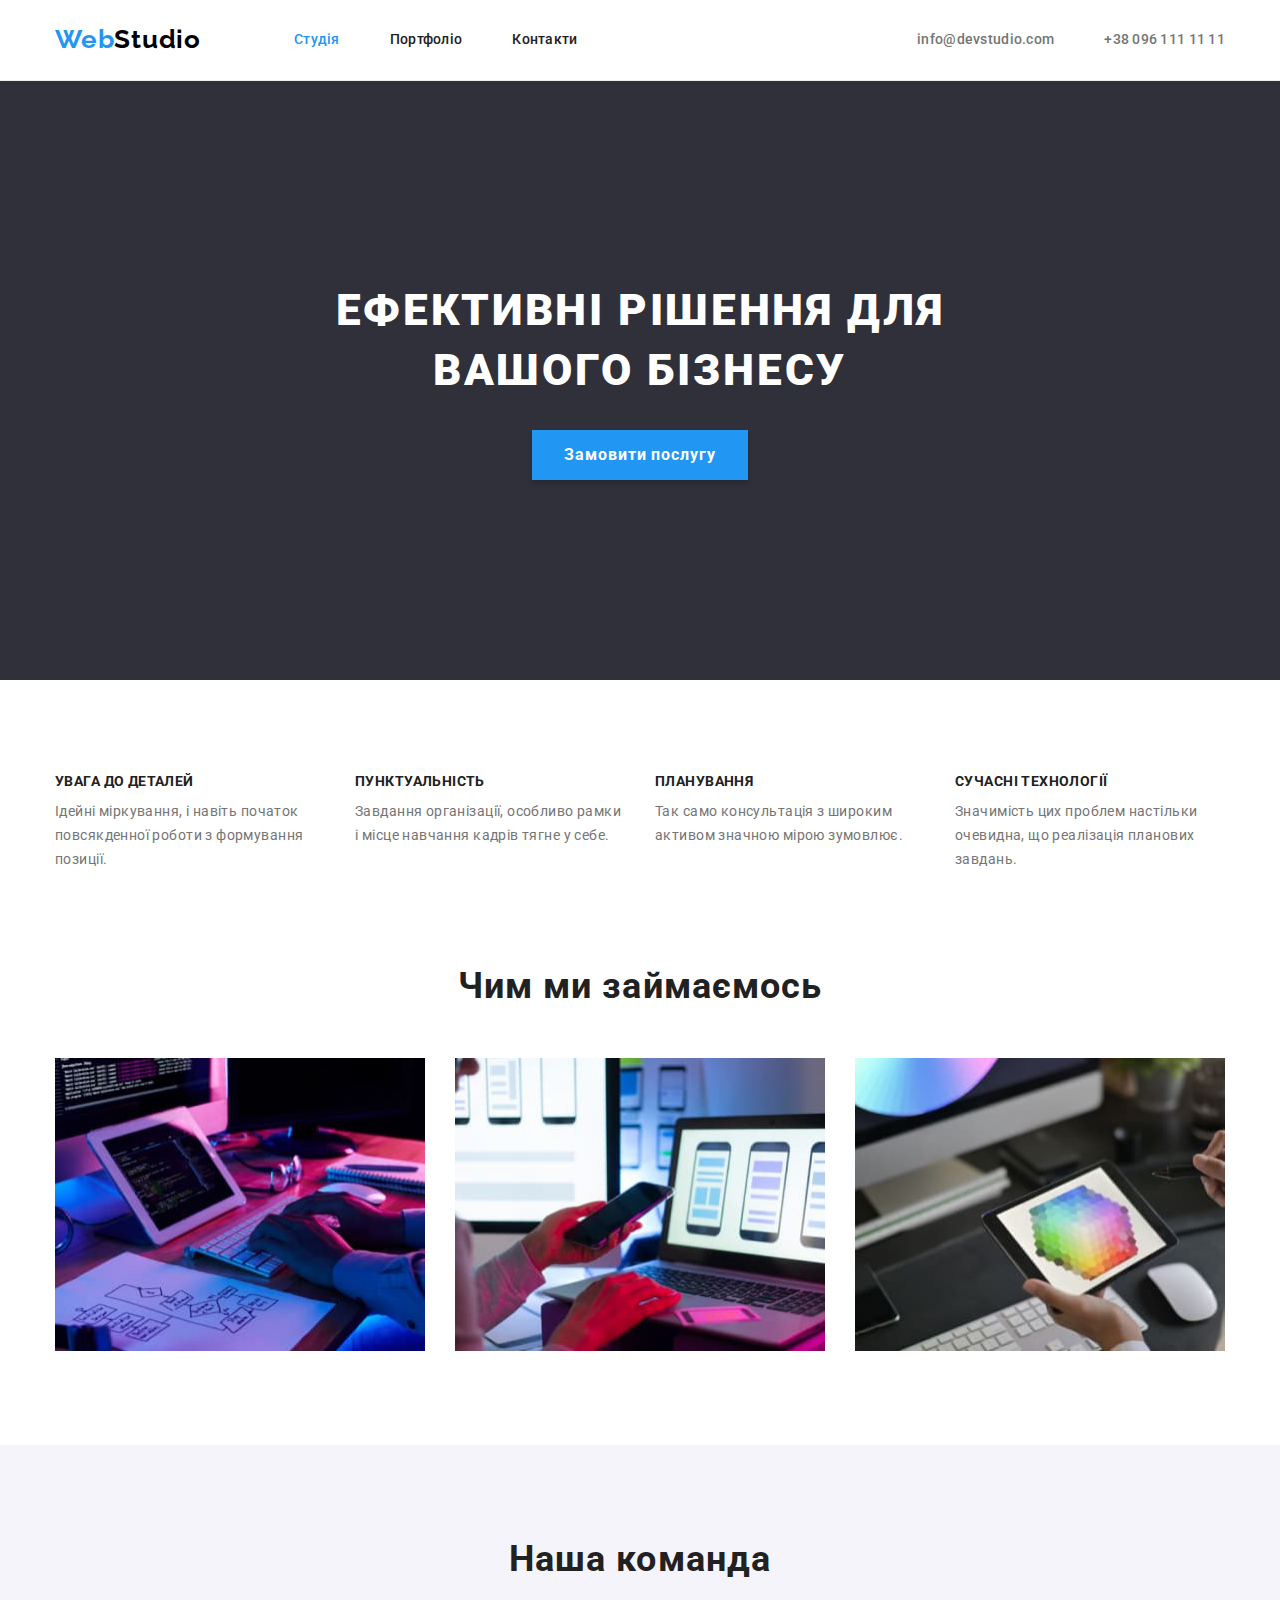
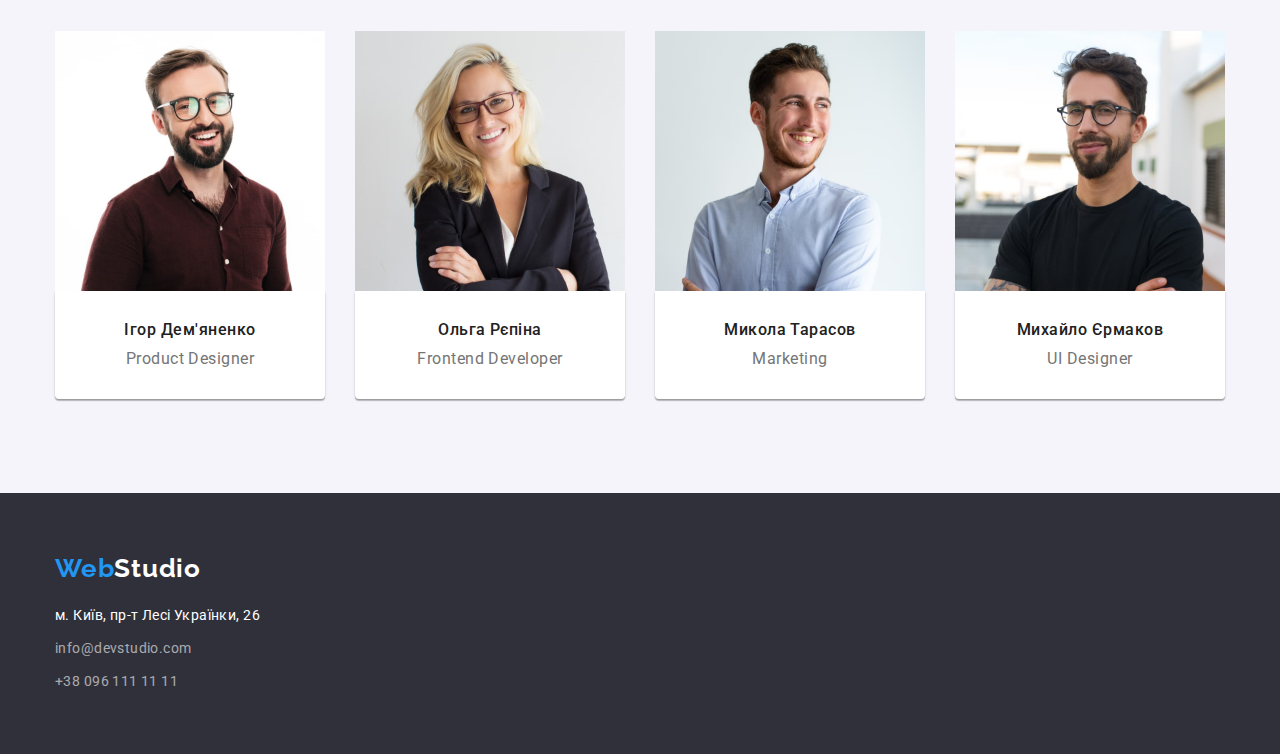
<file: index.html>
<!DOCTYPE html>
<html lang="uk">
<head>
    <meta charset="UTF-8">
    <meta http-equiv="X-UA-Compatible" content="IE=edge">
    <meta name="viewport" content="width=device-width, initial-scale=1.0">
    <title>Студія</title>
    <link href="https://fonts.googleapis.com/css2?family=Raleway:wght@700&family=Roboto:wght@400;500;700;900&display=swap"
        rel="stylesheet">
    <link rel="stylesheet" href="https://cdnjs.cloudflare.com/ajax/libs/modern-normalize/1.1.0/modern-normalize.min.css">
    <link rel="stylesheet" href="./css/styles.css">
</head>

<body>
    <!--Верхня лінія-->
    <header>
        <div class="container ln">
            <nav class="ln">
                <a href="./index.html" class="logo">Web<span class="black">Studio</span></a>
                <ul class="site-nav list">
                    <li class="nav-item"> <a href="./index.html" class="link current">Студія</a></li>
                    <li class="nav-item"> <a href="./portfolio.html" class="link">Портфоліо</a></li>
                    <li class="nav-item"> <a href="#" class="link">Контакти</a></li>
                </ul>
            </nav>
            <ul class="contacts list">
                <li class="c-item"> <a href="mailto:info@devstudio.com" class="link">info@devstudio.com</a></li>
                <li class="c-item"> <a href="tel:+380961111111" class="link">+38 096 111 11 11</a></li>
            </ul>
        </div>   
    </header>

    <main>

        <!--Шапка-->
        <section class="hat">
            <div class="container">
                <h1 class="hat-title">ЕФЕКТИВНІ РІШЕННЯ ДЛЯ ВАШОГО БІЗНЕСУ</h1>
                <button class="hat-text" type="button">Замовити послугу</button>   
            </div>         
        </section>

        <!--Особливості-->
        <section class="trait">
            <div class="container">
                <h2 class="visually-hidden">Особливості</h2>
                <ul class="features list">
                    <li class="item">
                        <h3 class="features-title">УВАГА ДО ДЕТАЛЕЙ</h3>
                        <p class="features-text">Ідейні міркування, і навіть початок повсякденної роботи з формування позиції.</p>
                    </li>
                    <li class="item">
                        <h3 class="features-title">ПУНКТУАЛЬНІСТЬ</h3>
                        <p class="features-text">Завдання організації, особливо рамки і місце навчання кадрів тягне у себе.</p>
                    </li>
                    <li class="item">
                        <h3 class="features-title">ПЛАНУВАННЯ</h3>
                        <p class="features-text">Так само консультація з широким активом значною мірою зумовлює.</p>
                    </li>
                    <li class="item">
                        <h3 class="features-title">СУЧАСНІ ТЕХНОЛОГІЇ</h3>
                        <p class="features-text">Значимість цих проблем настільки очевидна, що реалізація планових завдань.</p>
                    </li>
                </ul>
            </div>         
        </section>

        <!--Чим ми займаємось-->
        <section class="we-do">
            <div class="container">
                <h2 class="title-do">Чим ми займаємось</h2>
                <ul class="work list">
                    <li class="item"><img src="images/box1.jpg" alt="Верстка на ноутбуі" width="370"></li>
                    <li class="item"><img src="images/box2.jpg" alt="Перегляд на ноутбуці екрана телефона" width="370"></li>
                    <li class="item"><img src="images/box3.jpg" alt="Кольоровий шестикутник на планшеті" width="370"></li>
                </ul>
            </div>            
        </section>

        <!--Наша команда-->
        <section class="team-section">
            <div class="container">
                <h2 class="title">Наша команда</h2>
                <ul class="team list">
                    <li class="item">                        
                        <img src="images/igor.jpg" alt="Чоловік в окулярах та сорочці" width="270">
                        <div class="bottom-line">
                            <h3 class="team-title">Ігор Дем'яненко</h3>
                            <p class="team-text">Product Designer</p>
                        </div>                        
                    </li>
                    <li class="item">
                        <img src="images/olga.jpg" alt="Дівчина блондинка в окулярах" width="270">
                        <div class="bottom-line">
                            <h3 class="team-title">Ольга Рєпіна</h3>
                            <p class="team-text">Frontend Developer</p>
                        </div>                        
                    </li>
                    <li class="item">
                        <img src="images/mykola.jpg" alt="Чоловік в синій сорочці" width="270">
                        <div class="bottom-line">
                            <h3 class="team-title">Микола Тарасов</h3>
                            <p class="team-text">Marketing</p>
                        </div>                       
                    </li>
                    <li class="item">
                        <img src="images/mykhailo.jpg" alt="Чоловік в окулярах та чорній футболці" width="270">
                        <div class="bottom-line">
                            <h3 class="team-title">Михайло Єрмаков</h3>
                            <p class="team-text">UI Designer</p>
                        </div>                      
                    </li>
                </ul>
            </div>            
        </section>
    </main>

    <!--Підвал-->
    <footer class="bg">
        <div class="container">
            <a href="./index.html" class="bg-logo">Web<span class="white">Studio</span></a>
            <address>
                <p class="bg-title">м. Київ, пр-т Лесі Українки, 26</p>
                <ul class="list">
                    <li class="a-mail"> <a href="mailto:info@devstudio.com" class="bg-link">info@devstudio.com</a></li>
                    <li class="a-tel"> <a href="tel:+380961111111" class="bg-link">+38 096 111 11 11</a></li>
                </ul>
            </address>
        </div>        
    </footer>
</body>
</html>
</file>
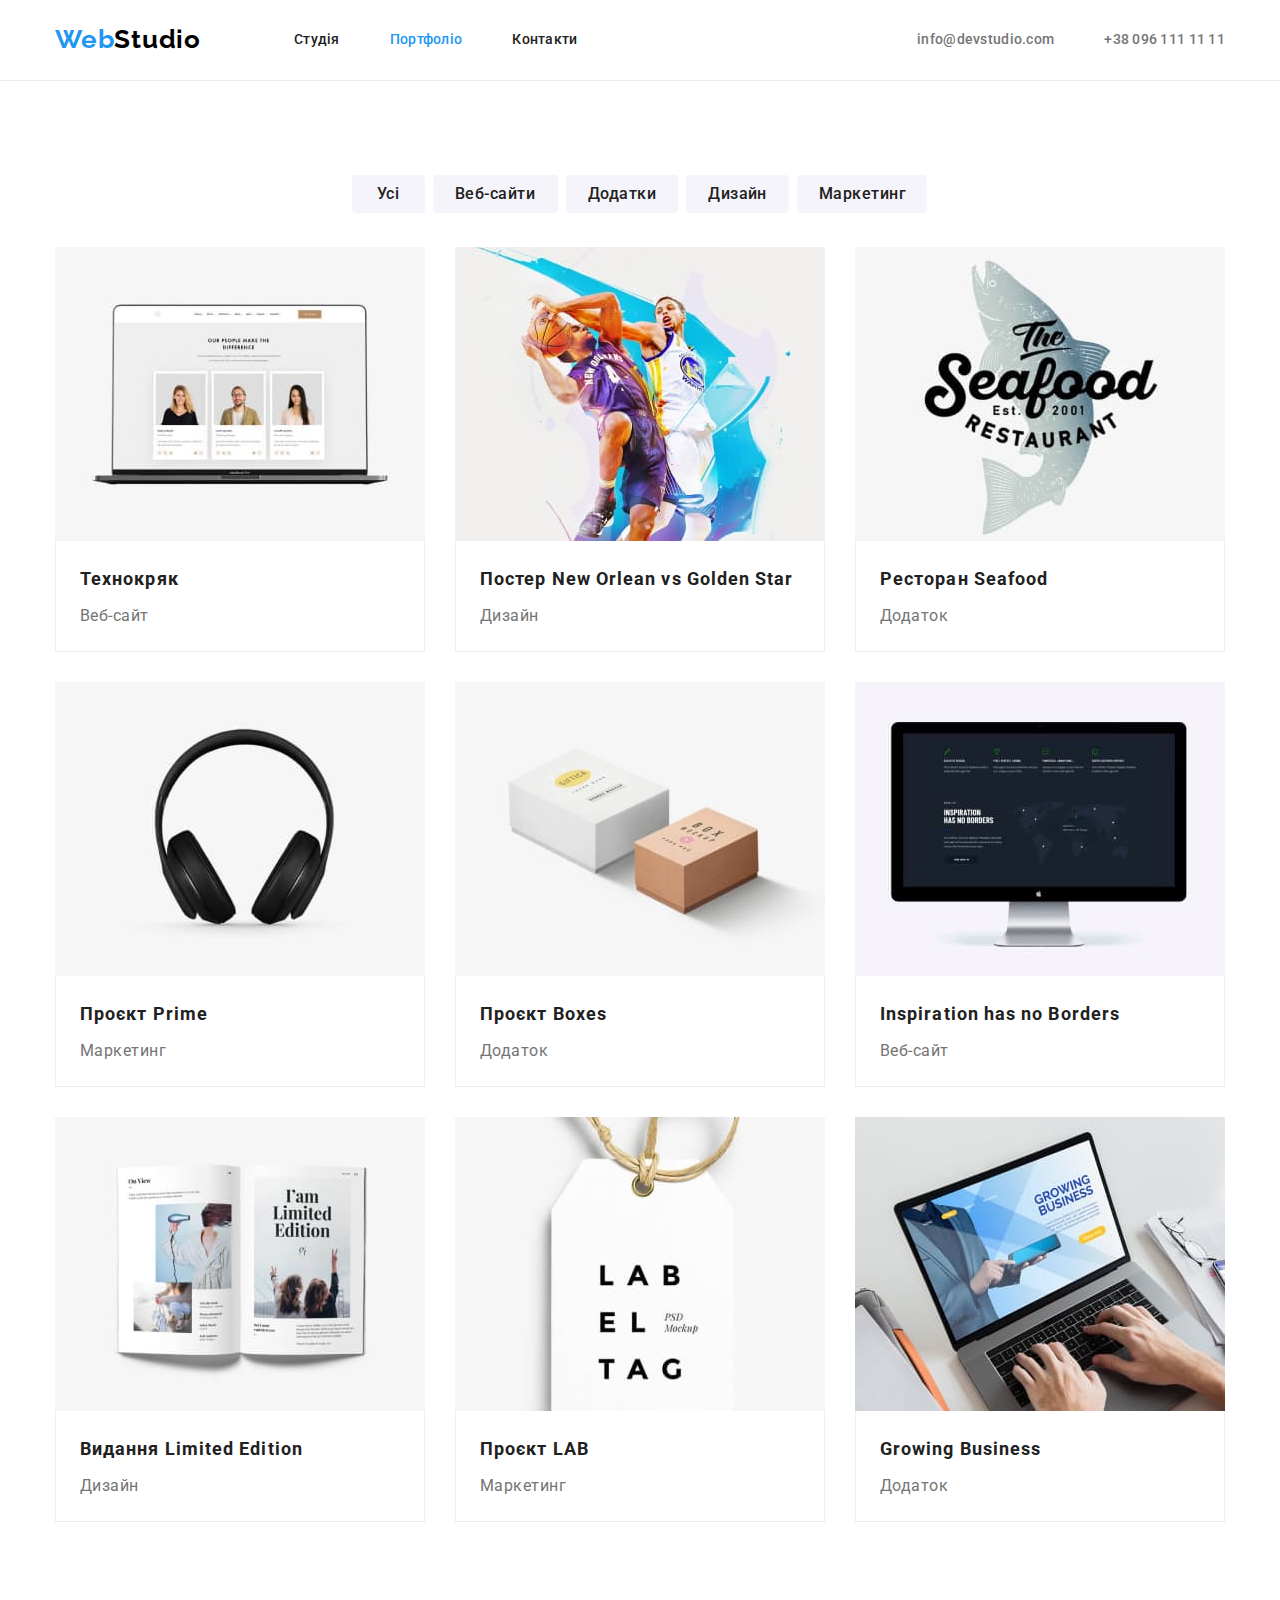
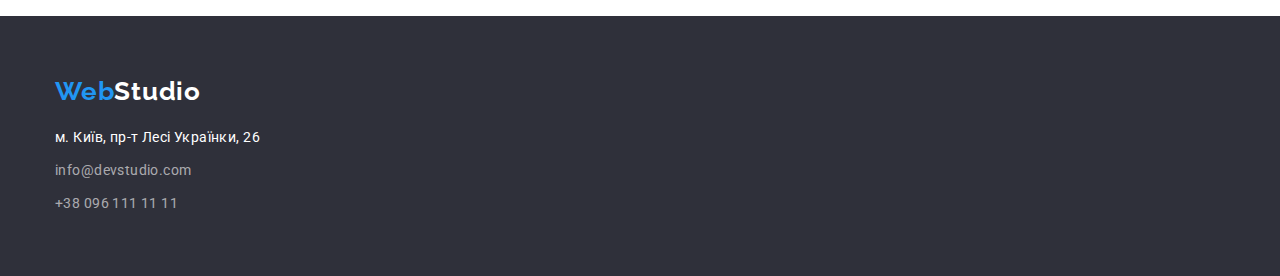
<file: portfolio.html>
<!DOCTYPE html>
<html lang="uk">
<head>
    <meta charset="UTF-8">
    <meta http-equiv="X-UA-Compatible" content="IE=edge">
    <meta name="viewport" content="width=device-width, initial-scale=1.0">
    <title>Портфоліо</title>
    <link href="https://fonts.googleapis.com/css2?family=Raleway:wght@700&family=Roboto:wght@400;500;700;900&display=swap"
        rel="stylesheet">
    <link rel="stylesheet" href="https://cdnjs.cloudflare.com/ajax/libs/modern-normalize/1.1.0/modern-normalize.min.css">
    <link rel="stylesheet" href="./css/styles.css">
</head>

<body>
    <!--Верхня лінія-->
    <header>
        <div class="container ln">
            <nav class="ln">
                <a href="./index.html" class="logo">Web<span class="black">Studio</span></a>
                <ul class="site-nav list">
                    <li class="nav-item"> <a href="./index.html" class="link">Студія</a></li>
                    <li class="nav-item"> <a href="./portfolio.html" class="link current">Портфоліо</a></li>
                    <li class="nav-item"> <a href="#" class="link">Контакти</a></li>
                </ul>
            </nav>
            <ul class="contacts list">
                <li class="c-item"> <a href="mailto:info@devstudio.com" class="link">info@devstudio.com</a></li>
                <li class="c-item"> <a href="tel:+380961111111" class="link">+38 096 111 11 11</a></li>
            </ul>
        </div>       
    </header>

    <!--ПОРТФОЛІО-->
    <main>
        <section class="port">
            <div class="container">
                <h1 class="visually-hidden">ПОРТФОЛІО</h1>
                <ul class="filters list">
                    <li class="filter-item"><button class="btn all" type="button">Усі</button></li>
                    <li class="filter-item"><button class="btn web" type="button">Веб-сайти</button></li>
                    <li class="filter-item"><button class="btn app" type="button">Додатки</button></li>
                    <li class="filter-item"><button class="btn design" type="button">Дизайн</button></li>
                    <li class="filter-item"><button class="btn mark" type="button">Маркетинг</button></li>
                </ul>
                <ul class="project list">
                    <li class="pr-item">
                        <a href="#" class="project-link">
                            <img src="images/pr1.jpg" alt="Фото 3 людей на ноутбуці" width="370">
                            <div class="card-conten">
                                <h2 class="project-title">Технокряк</h2>
                                <p class="project-text">Веб-сайт</p>
                            </div>                           
                        </a>
                    </li>
                    <li class="pr-item">
                        <a href="#" class="project-link">
                            <img src="images/pr2.jpg" alt="Баскетболісти" width="370">
                            <div class="card-conten">
                                <h2 class="project-title">Постер New Orlean vs Golden Star</h2>
                                <p class="project-text">Дизайн</p>
                            </div>                          
                        </a>
                    </li>
                    <li class="pr-item">
                        <a href="#" class="project-link">
                            <img src="images/pr3.jpg" alt="Риба-реклама ресторана" width="370">
                            <div class="card-conten">
                                <h2 class="project-title">Ресторан Seafood</h2>
                                <p class="project-text">Додаток</p>
                            </div>                           
                        </a>
                    </li>
                    <li class="pr-item">
                        <a href="#" class="project-link">
                            <img src="images/pr4.jpg" alt="Навушники" width="370">
                            <div class="card-conten">
                                <h2 class="project-title">Проєкт Prime</h2>
                                <p class="project-text">Маркетинг</p>
                            </div>                           
                        </a>
                    </li>
                    <li class="pr-item">
                        <a href="#" class="project-link">
                            <img src="images/pr5.jpg" alt="Біла та рожева коробки" width="370">
                            <div class="card-conten">
                                <h2 class="project-title">Проєкт Boxes</h2>
                                <p class="project-text">Додаток</p>
                            </div>                          
                        </a>
                    </li>
                    <li class="pr-item">
                        <a href="#" class="project-link">
                            <img src="images/pr6.jpg" alt="Монітор Apple" width="370">
                            <div class="card-conten">
                                <h2 class="project-title">Inspiration has no Borders</h2>
                                <p class="project-text">Веб-сайт</p>
                            </div>                            
                        </a>
                    </li>
                    <li class="pr-item">
                        <a href="#" class="project-link">
                            <img src="images/pr7.jpg" alt="Розгорнутий журнал" width="370">
                            <div class="card-conten">
                                <h2 class="project-title">Видання Limited Edition</h2>
                                <p class="project-text">Дизайн</p>
                            </div>                           
                        </a>
                    </li>
                    <li class="pr-item">
                        <a href="#" class="project-link">
                            <img src="images/pr8.jpg" alt="<Ярлик від одягу" width="370">
                            <div class="card-conten">
                                <h2 class="project-title">Проєкт LAB</h2>
                                <p class="project-text">Маркетинг</p>
                            </div>                           
                        </a>
                    </li>
                    <li class="pr-item">
                        <a href="#" class="project-link">
                            <img src="images/pr9.jpg" alt="<Відкритий ноутбук" width="370">
                            <div class="card-conten">
                                <h2 class="project-title">Growing Business</h2>
                                <p class="project-text">Додаток</p>
                                                      
                        </a>
                    </li>
                </ul>
            </div>                     
        </section>                    
    </main> 

    <!--Підвал-->
    <footer class="bg">
        <div class="container">
            <a href="./index.html" class="bg-logo">Web<span class="white">Studio</span></a>
            <address>
                <p class="bg-title">м. Київ, пр-т Лесі Українки, 26</p>
                <ul class="list">
                    <li class="a-mail"> <a href="mailto:info@devstudio.com" class="bg-link">info@devstudio.com</a></li>
                    <li class="a-tel"> <a href="tel:+380961111111" class="bg-link">+38 096 111 11 11</a></li>
                </ul>
            </address>
        </div>
    </footer>
</body>
</html>
</file>
<file: css/styles.css>
body {
    background-color: #fff;
    color: var(--primary-text-color);
    font-family: Roboto, sans-serif;  
}

.list {
    padding: 0;
    margin: 0;
    list-style: none;
}

header {
    border-bottom: 1px solid var(--border-header-color);
}

/*  */
/* Колір основного тексту #212121*/
/* Другорядний колір тексту #757575*/
/* Основний колір фону #FFFFFF*/
/* Другорядний колір фону #2F303A*/
/* Акцент #2196F3* / 
/*  */

:root {
    --primary-text-color: #212121;
    --text-color: #757575;
    --accent-color: #2196F3;
    --logo-color: #000;
    --secondary-logo-color: #fff;
    --secondary-background-color:#2F303A;
    --team-background-color: #F5F4FA;
    --address-color: #FFFFFF;
    --contacts-color: rgba(255, 255, 255, 0.6);
    --hat-text-color: #FFFFFF;
    --accent-background-color:#188CE8;
    --border-color: #EEEEEE;
    --border-header-color: #ECECEC;
    --card-set-gap: 30px;
}

img {
    display: block;
    max-width: 100%;
    height: auto;
}

.container {
    margin-left: auto;
    margin-right: auto;
    padding-left: 15px;
    padding-right: 15px;
    width: 1200px;
    /* outline: 2px solid tomato; */
}

/* HEADER-ЗАГОЛОВОК */
/* Флекс для всього футера */
.ln {
    display: flex;
    align-items: center;
}

/* ЛОГОТИП */

.logo{
    display: block;
    padding-top: 24px;
    padding-bottom: 25px;

    color: var(--accent-color);

    font-family: Raleway, sans-serif;
    font-weight: 700;
    font-size: 26px;
    line-height: 1.19;
    letter-spacing: 0.03em;
    text-decoration: none
}
.black {
    color: var(--logo-color);
}

/* НАВІГАЦІЯ */
/* Флекс для навігації */
.site-nav {
    display: flex;
    margin-left: 93px;
}

.site-nav .nav-item:not(:last-child) {
    margin-right: 50px;
}

.site-nav .link {
    display: block;
    padding-top: 32px;
    padding-bottom: 32px;

    color: var(--primary-text-color);

    font-weight: 500;
    font-size: 14px;
    line-height: 1.14;
    letter-spacing: 0.02em;
    text-decoration: none
}
.site-nav .link:hover,
.site-nav .link:focus {
    color: var(--accent-color);
}
.site-nav .link.current,
.contacts .link.current,
.contacts .link:hover,
.contacts .link:focus {
    color: var(--accent-color);
}

/* КОНТАКТИ */
/* Флекс на контакти */
.contacts {
    display: flex;
    margin-left: auto;
}
.contacts .c-item+.c-item {
    margin-left: 50px;
}

.contacts .link {
    display: block;
    padding-top: 32px;
    padding-bottom: 32px;

    color: var(--text-color);

    font-weight: 500;
    font-size: 14px;
    line-height: 1.14;
    letter-spacing: 0.02em;
    text-decoration: none;
}

/* MAIN */
/* ШАПКА */
.hat {
    padding-top: 200px;
    padding-bottom: 200px;
    
    text-align: center; 

    background-color: var(--secondary-background-color);
}
.hat-title {
    
    width: 696px;
    margin-left: auto;
    margin-right: auto;
    margin-top: 0;
    

    color: var(--hat-text-color);

    font-weight: 900;
    font-size: 44px;
    line-height: 1.36;
    letter-spacing: 0.06em;
    text-transform: uppercase;
    
}

.hat-text {
    
    padding: 10px 32px;
    min-width: 216px;
    border: none;

    color: var(--hat-text-color);
    background-color: var(--accent-color);
      
    font-family: Roboto, sans-serif;
    font-weight: 700;
    font-size: 16px;
    line-height: 1.87;
    letter-spacing: 0.06em;
    cursor: pointer;

    box-shadow: 0px 4px 4px rgba(0, 0, 0, 0.15);
}

.hat-text:hover,
.hat-text:focus {
    background-color: var(--accent-background-color);
} 
/* Особливості */
.visually-hidden {
    position: absolute;
        white-space: nowrap;
        width: 1px;
        height: 1px;
        overflow: hidden;
        border: 0;
        padding: 0;
        clip: rect(0 0 0 0);
        clip-path: inset(50%);
        margin: -1px;
}
.trait {
    padding-top: 94px;
    padding-bottom: 94px;
}
/* Флекс Особливості */
.features {
    display: flex;
}

.item {
    width: calc((100% - 3 * 30px) / 4);
}

.features .item+.item {
    margin-left: 30px;
}

.features-title {
    margin-top: 0;
    margin-bottom: 10px;

    font-weight: 700;
    font-size: 14px;
    line-height: 1.14;
    letter-spacing: 0.03em;
    text-transform: uppercase;
}

.features-text {
    margin-top: 0;
    margin-bottom: 0;

    color: var(--text-color);

    font-size: 14px;
    line-height: 1.71;
    letter-spacing: 0.03em; 
}

/* Чим ми займаємось */
/* Флекс */
.we-do {
    padding-bottom: 94px;
}
.work {
    display: flex;
}

.work>.item {
    width: calc((100% - 2 * 30px) / 3);
}

.work .item+.item {
    margin-left: 30px;
}

.title, .title-do {
    margin-top: 0;
    margin-bottom: 50px;

    font-weight: 700;
    font-size: 36px;
    line-height: 1.16;
    letter-spacing: 0.03em;
    text-align: center;
}

/* Команда */
/* Флекс */
.team {
    display: flex;
   
}

.team .item+.item {
    margin-left: 30px;
}

.team-section {
    padding-top: 94px;
    padding-bottom: 94px;

    background-color: var(--team-background-color);
}

.team-title {
    margin-top: 0;
    margin-bottom: 10px;
    

    background-color: var(--hat-text-color);

    font-weight: 500;
    font-size: 16px;
    line-height: 1.18;
    letter-spacing: 0.03em;
    
}
.team-text {
    margin-top: 0;
    margin-bottom: 0;

    color: var(--text-color);
    background-color: var(--hat-text-color);

    font-size: 16px;
    line-height: 1.18;
    letter-spacing: 0.03em;  
}

.bottom-line {
    padding-top: 30px;
    padding-bottom: 30px;
    text-align: center;

    background-color: var(--hat-text-color);

    box-shadow: 0px 1px 3px rgba(0, 0, 0, 0.12), 0px 1px 1px rgba(0, 0, 0, 0.14), 0px 2px 1px rgba(0, 0, 0, 0.2);
    border-radius: 0px 0px 4px 4px;   
}

/* ПОРТФОЛІО */
/* Кнопки */
/* Флекс */

.filters {
    display: flex;
    justify-content: center;
    align-items: baseline;
    margin-bottom: 34px;
}

.btn {
    width: calc((100% - 4 * 8px) / 5);

    color: var(--primary-text-color);
    background: var(--team-background-color);
    
    font-family: Roboto, sans-serif;
    font-weight: 500;
    font-size: 16px;
    line-height: 1.62;
    letter-spacing: 0.03em;
    cursor: pointer;

    /* box-shadow:0px 3px 1px rgba(0, 0, 0, 0.1),  */
    /* 0px 1px 2px rgba(0, 0, 0, 0.08),  */
    /* 0px 2px 2px rgba(0, 0, 0, 0.12);   */
}

.filters .filter-item+.filter-item {
    margin-left: 8px;
}

.all {
    display: inline-block;
    border-radius: 4px;
    padding: 6px 25px;
    min-width: 73px;
    border: none;
}

.web {
    display: inline-block;
    border-radius: 4px;
    padding: 6px 22px;
    min-width: 125px;
    border: none;
}

.app {
    display: inline-block;
    border-radius: 4px;
    padding: 6px 22px;
    min-width: 112px;
    border: none;
}

.design {
    display: inline-block;
    border-radius: 4px;
    padding: 6px 22px;
    min-width: 103px;
    border: none;
}

.mark {
    display: inline-block;
    border-radius: 4px;
    padding: 6px 22px;
    min-width: 130px;
    border: none;
}

.btn:hover,
.btn:focus {
    color: var(--hat-text-color);
    background-color: var(--accent-color);
}

/* Розділи */
/* Флекс-сітка */
.port {
    padding-top: 94px;
    padding-bottom: 94px;
}
.project {
    gap: var(--card-set-gap);
    display: flex;
    flex-wrap: wrap;
      
}

.pr-item {
    flex-basis: calc((100% - 2 * var(--card-set-gap)) / 3);       
}
.card-conten {
    padding: 20px 24px;
    background: var(--hat-text-color);
    border-right: 1px solid var(--border-color);
    border-bottom: 1px solid var(--border-color);
    border-left: 1px solid var(--border-color);

    /* filter: drop-shadow(0px 4px 4px rgba(0, 0, 0, 0.25));  */
}

.project-link {
    color: var(--primary-text-color);

    text-decoration: none;
}

.project-title {
    margin-top: 0;
    margin-bottom: 4px;

    font-weight: 700;
    font-size: 18px;
    line-height: 2.0;
    letter-spacing: 0.06em;
}

.project-text {
    margin-top: 0;
    margin-bottom: 0;

    color: var(--text-color);

    font-size: 16px;
    line-height: 1.87;
    letter-spacing: 0.03em;   
}

/* ПІДВАЛ */

.bg {
    padding-top: 60px;
    padding-bottom: 60px;
    background-color: var(--secondary-background-color);
}
.bg-logo {
    display: block;
    margin-bottom: 20px;

    color: var(--accent-color);

    font-family: Raleway, sans-serif;
    font-weight: 700;
    font-size: 26px;
    line-height: 1.19;
    letter-spacing: 0.03em;
    text-decoration: none
}

.white {
    color: var(--secondary-logo-color);
}

.bg-title {
    margin-top: 0;
    margin-bottom: 9px;

    color: var(--address-color);

    font-size: 14px;
    line-height: 1.71;
    letter-spacing: 0.03em;
    font-style: normal; 
}

.bg-link {

    color: var(--contacts-color);

    font-style: normal;
    font-size: 14px;
    line-height: 1.71;
    letter-spacing: 0.03em;
    text-decoration: none;
}

.bg-link:hover,
.bg-link:focus {
    color: var(--accent-color);
}

.a-mail {
    margin-bottom: 9px;
}

/* section, header, footer {  */
    /* outline: 2px solid blue;  */
/* }  */
</file>
